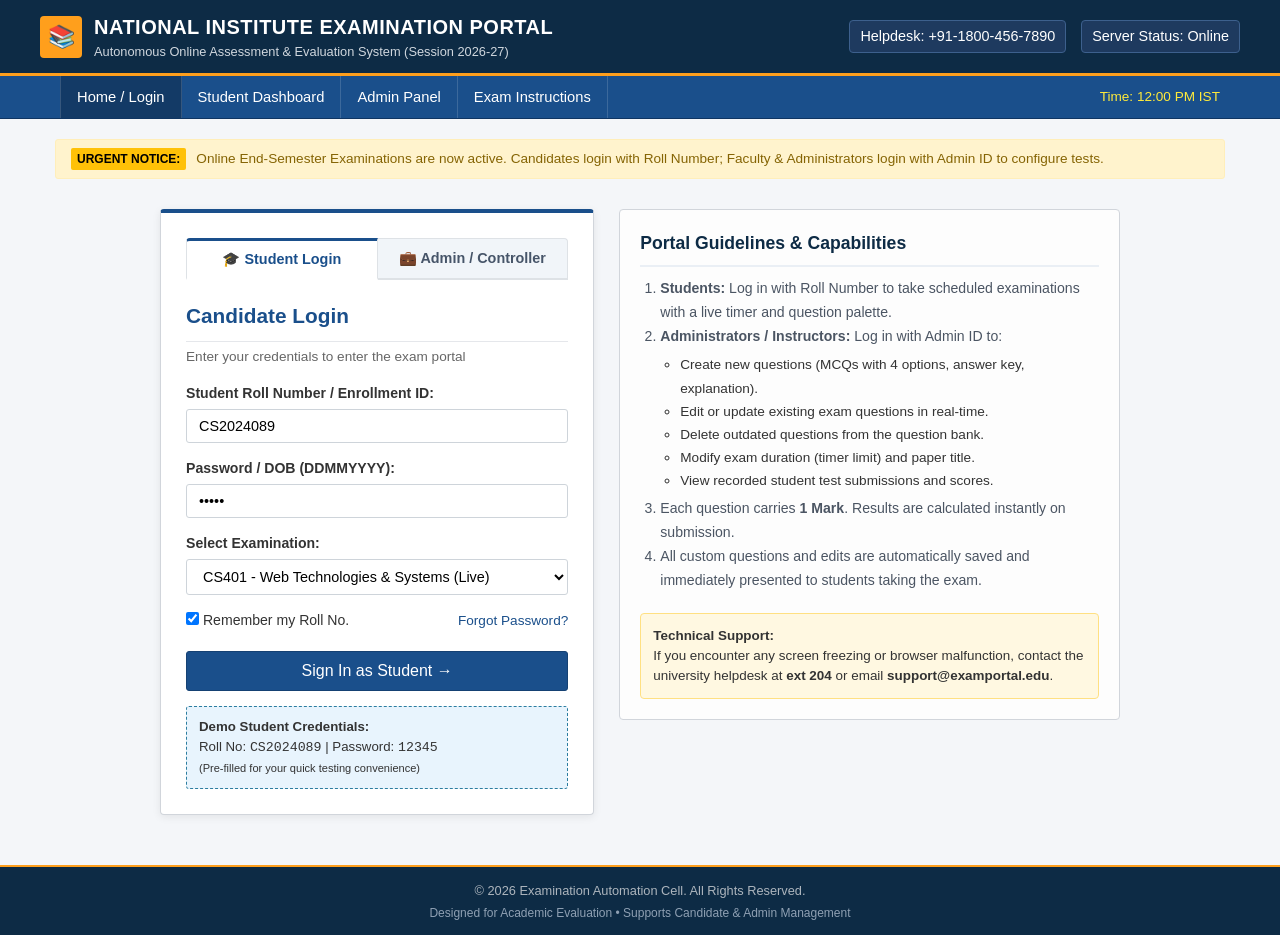
<file: index.html>
<!DOCTYPE html>
<html lang="en">
<head>
  <meta charset="UTF-8">
  <meta name="viewport" content="width=device-width, initial-scale=1.0">
  <title>Online Examination Portal - Candidate & Admin Login</title>
  <link rel="stylesheet" href="css/style.css">
</head>
<body>

  <!-- Top Header -->
  <header class="portal-header">
    <div class="header-container">
      <div class="logo-area">
        <div class="logo-icon">&#128218;</div>
        <div class="logo-text">
          <h1>NATIONAL INSTITUTE EXAMINATION PORTAL</h1>
          <p>Autonomous Online Assessment & Evaluation System (Session 2026-27)</p>
        </div>
      </div>
      <div class="user-nav">
        <span class="badge">Helpdesk: +91-1800-456-7890</span>
        <span class="badge">Server Status: Online</span>
      </div>
    </div>
  </header>

  <!-- Navigation Bar -->
  <nav class="portal-navbar">
    <div class="nav-container">
      <ul class="nav-links">
        <li><a href="index.html" class="active">Home / Login</a></li>
        <li><a href="dashboard.html">Student Dashboard</a></li>
        <li><a href="admin.html">Admin Panel</a></li>
        <li><a href="#instructions">Exam Instructions</a></li>
      </ul>
      <span style="font-size: 0.85rem; color: #ffeb3b; padding: 10px 0;">Time: 12:00 PM IST</span>
    </div>
  </nav>

  <!-- Main Container -->
  <main class="main-wrapper">
    <!-- Notice Bar -->
    <div class="notice-bar">
      <strong>URGENT NOTICE:</strong>
      <span>Online End-Semester Examinations are now active. Candidates login with Roll Number; Faculty & Administrators login with Admin ID to configure tests.</span>
    </div>

    <!-- Login Area & Instructions -->
    <div class="login-container">
      
      <!-- Left: Login Box with Tabs -->
      <section class="login-box">
        
        <!-- Role Selection Tabs -->
        <div class="login-role-tabs">
          <button type="button" class="login-role-tab active" id="tabStudent" onclick="switchLoginRole('student')">
            &#127891; Student Login
          </button>
          <button type="button" class="login-role-tab" id="tabAdmin" onclick="switchLoginRole('admin')">
            &#128188; Admin / Controller
          </button>
        </div>

        <div id="loginError" style="display:none; color: #dc3545; background: #f8d7da; border: 1px solid #f5c6cb; padding: 8px 10px; font-size: 0.85rem; border-radius: 3px; margin-bottom: 12px;"></div>

        <!-- 1. Student Login Form -->
        <div id="studentLoginForm">
          <h2>Candidate Login</h2>
          <p style="font-size: 0.85rem; color: #666; margin-bottom: 15px;">Enter your credentials to enter the exam portal</p>

          <form onsubmit="return handleLogin(event);">
            <div class="form-group">
              <label for="studentId">Student Roll Number / Enrollment ID:</label>
              <input type="text" id="studentId" class="form-control" placeholder="e.g. CS2024089" value="CS2024089" required>
            </div>

            <div class="form-group">
              <label for="password">Password / DOB (DDMMYYYY):</label>
              <input type="password" id="password" class="form-control" placeholder="Enter your password" value="12345" required>
            </div>

            <div class="form-group">
              <label for="examBatch">Select Examination:</label>
              <select id="examBatch" class="form-control">
                <option value="CS401">CS401 - Web Technologies & Systems (Live)</option>
                <option value="CS302">CS302 - Database Management Systems (Upcoming)</option>
                <option value="CS201">CS201 - Data Structures & Algorithms (Upcoming)</option>
              </select>
            </div>

            <div class="form-group" style="display: flex; justify-content: space-between; align-items: center; font-size: 0.85rem;">
              <label style="font-weight: normal; margin-bottom: 0;">
                <input type="checkbox" checked> Remember my Roll No.
              </label>
              <a href="#" onclick="alert('Please contact examination controller at exam-cell@univ.edu.in to reset your password.'); return false;" style="color: #1a4f8b; text-decoration: none;">Forgot Password?</a>
            </div>

            <button type="submit" class="btn btn-primary" style="width: 100%; padding: 10px; font-size: 1rem; margin-top: 5px;">
              Sign In as Student &rarr;
            </button>
          </form>

          <div class="demo-credentials">
            <strong>Demo Student Credentials:</strong><br>
            Roll No: <code>CS2024089</code> | Password: <code>12345</code><br>
            <small>(Pre-filled for your quick testing convenience)</small>
          </div>
        </div>

        <!-- 2. Admin / Examiner Login Form (Hidden by default) -->
        <div id="adminLoginForm" style="display: none;">
          <h2 style="color: #991b1b;">Examination Controller Login</h2>
          <p style="font-size: 0.85rem; color: #666; margin-bottom: 15px;">Admin access to create, edit, delete questions & manage exams</p>

          <form onsubmit="return handleAdminLogin(event);">
            <div class="form-group">
              <label for="adminId">Administrator ID / Username:</label>
              <input type="text" id="adminId" class="form-control" placeholder="e.g. admin" value="admin" required>
            </div>

            <div class="form-group">
              <label for="adminPassword">Admin Security Password:</label>
              <input type="password" id="adminPassword" class="form-control" placeholder="Enter admin password" value="admin123" required>
            </div>

            <div class="form-group">
              <label for="adminRoleSelect">Administrative Role:</label>
              <select id="adminRoleSelect" class="form-control">
                <option value="controller">Chief Examination Controller</option>
                <option value="faculty">Course Instructor / Question Setter</option>
                <option value="evaluator">Chief Academic Evaluator</option>
              </select>
            </div>

            <div class="form-group" style="display: flex; justify-content: space-between; align-items: center; font-size: 0.85rem;">
              <label style="font-weight: normal; margin-bottom: 0;">
                <input type="checkbox" checked> Keep Admin Session Active
              </label>
              <span style="color: #666; font-size: 0.8rem;">Authorized Access Only</span>
            </div>

            <button type="submit" class="btn btn-danger" style="width: 100%; padding: 10px; font-size: 1rem; margin-top: 5px; background-color: #991b1b; border-color: #7f1d1d;">
              Sign In to Admin Panel &rarr;
            </button>
          </form>

          <div class="demo-credentials" style="background-color: #fef2f2; border-color: #f87171;">
            <strong>Demo Admin Credentials:</strong><br>
            Username: <code>admin</code> | Password: <code>admin123</code><br>
            <small>(Click the button above to manage exam questions & settings)</small>
          </div>
        </div>

      </section>

      <!-- Right: Instructions Box -->
      <section class="instructions-box" id="instructions">
        <h3>Portal Guidelines & Capabilities</h3>
        <ol class="instructions-list">
          <li><strong>Students:</strong> Log in with Roll Number to take scheduled examinations with a live timer and question palette.</li>
          <li><strong>Administrators / Instructors:</strong> Log in with Admin ID to:
            <ul style="margin: 5px 0 5px 20px; font-size: 0.85rem; color: #333;">
              <li>Create new questions (MCQs with 4 options, answer key, explanation).</li>
              <li>Edit or update existing exam questions in real-time.</li>
              <li>Delete outdated questions from the question bank.</li>
              <li>Modify exam duration (timer limit) and paper title.</li>
              <li>View recorded student test submissions and scores.</li>
            </ul>
          </li>
          <li>Each question carries <strong>1 Mark</strong>. Results are calculated instantly on submission.</li>
          <li>All custom questions and edits are automatically saved and immediately presented to students taking the exam.</li>
        </ol>

        <div style="margin-top: 20px; padding: 12px; background: #fff8e1; border: 1px solid #ffe082; border-radius: 4px; font-size: 0.84rem;">
          <strong>Technical Support:</strong><br>
          If you encounter any screen freezing or browser malfunction, contact the university helpdesk at <strong>ext 204</strong> or email <strong>support@examportal.edu</strong>.
        </div>
      </section>

    </div>
  </main>

  <!-- Footer -->
  <footer class="portal-footer" id="contact">
    <p>&copy; 2026 Examination Automation Cell. All Rights Reserved.</p>
    <p style="font-size: 0.75rem; margin-top: 4px; color: #8fa0b3;">Designed for Academic Evaluation &bull; Supports Candidate & Admin Management</p>
  </footer>

  <script src="js/auth.js"></script>
</body>
</html>
</file>
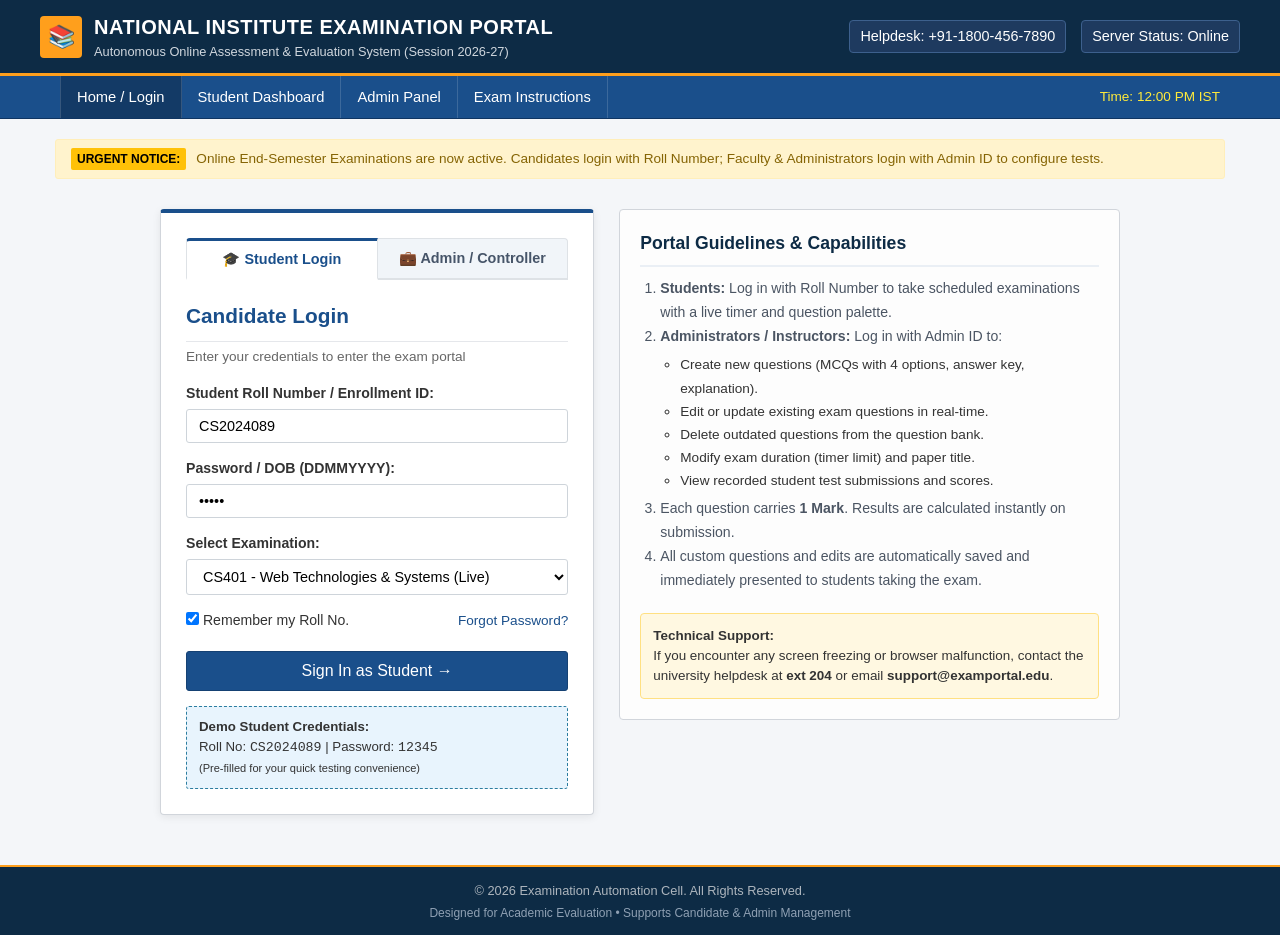
<file: admin.html>
<!DOCTYPE html>
<html lang="en">
<head>
  <meta charset="UTF-8">
  <meta name="viewport" content="width=device-width, initial-scale=1.0">
  <title>Admin Examination Controller & Question Setter</title>
  <link rel="stylesheet" href="css/style.css">
</head>
<body>

  <!-- Top Header -->
  <header class="portal-header" style="border-bottom-color: #ef4444;">
    <div class="header-container">
      <div class="logo-area">
        <div class="logo-icon" style="background-color: #ef4444; color: #fff;">&#9881;</div>
        <div class="logo-text">
          <h1>NATIONAL INSTITUTE EXAMINATION PORTAL</h1>
          <p>Administrator &amp; Question Setter Control Panel &bull; Academic Session 2026</p>
        </div>
      </div>
      <div class="user-nav">
        <span class="badge" style="background: #3b1818; border-color: #7f1d1d;">
          Admin: <strong class="display-admin-name">Dr. S. K. Verma</strong>
        </span>
        <span class="badge" style="background: #3b1818; border-color: #7f1d1d;">
          Role: <strong class="display-admin-role">Examination Controller</strong>
        </span>
        <button onclick="handleAdminLogout()" class="btn btn-danger btn-sm">Logout</button>
      </div>
    </div>
  </header>

  <!-- Navigation Bar -->
  <nav class="portal-navbar" style="background-color: #7f1d1d;">
    <div class="nav-container">
      <ul class="nav-links">
        <li><a href="admin.html" class="active">Question Bank</a></li>
        <li><a href="#questionEditorCard">Add / Edit Question</a></li>
        <li><a href="#examConfigSection">Exam Timing &amp; Config</a></li>
        <li><a href="#submissionsSection">Student Submissions</a></li>
        <li><a href="dashboard.html">Switch to Student View</a></li>
      </ul>
      <a href="exam.html" class="btn btn-warning btn-sm" style="margin: 6px 0;" target="_blank">
        &#9654; Test Live Exam &rarr;
      </a>
    </div>
  </nav>

  <!-- Main Container -->
  <main class="main-wrapper">

    <!-- Alert Notification Box -->
    <div id="adminAlertBox" style="display: none;" class="notice-bar"></div>

    <!-- Admin Welcome Banner -->
    <section class="admin-banner">
      <div>
        <h2 style="font-size: 1.25rem;">Examination Management &amp; Question Setter Portal</h2>
        <p style="font-size: 0.88rem; color: #fecaca;">
          Set new multiple-choice questions, edit existing questions, configure time limits, and review student score logs.
        </p>
      </div>
      <div>
        <button type="button" onclick="resetToDefaultQuestions()" class="btn btn-warning btn-sm" style="font-weight: 600;">
          &#8635; Reset to Default Questions
        </button>
      </div>
    </section>

    <!-- Metrics Cards -->
    <div class="score-summary-grid">
      <div class="score-stat-card">
        <div style="font-size: 0.85rem; color: #666;">Total Questions in Exam</div>
        <div class="stat-number" id="adminQuestionCount" style="color: #991b1b;">10</div>
      </div>
      <div class="score-stat-card">
        <div style="font-size: 0.85rem; color: #666;">Marks Per Question</div>
        <div class="stat-number" style="color: #1a4f8b;">1.0</div>
      </div>
      <div class="score-stat-card">
        <div style="font-size: 0.85rem; color: #666;">Negative Marking</div>
        <div class="stat-number" style="color: #28a745;">None (0.0)</div>
      </div>
      <div class="score-stat-card">
        <div style="font-size: 0.85rem; color: #666;">Student Submissions Recorded</div>
        <div class="stat-number" id="adminSubmissionsCount" style="color: #475569;">0</div>
      </div>
    </div>

    <!-- Section 1: Add or Edit Question Form -->
    <section class="portal-card" id="questionEditorCard" style="border-top: 3px solid #991b1b;">
      <div class="portal-card-header">
        <span id="formCardHeader">Add New Question to Exam</span>
        <span style="font-size: 0.8rem; color: #666;">Changes update live exam for all students immediately</span>
      </div>
      <div class="portal-card-body">
        <form id="questionForm" onsubmit="return handleSaveQuestion(event);">

          <div class="form-group">
            <label for="qInputText">Question Text / Problem Statement:</label>
            <textarea id="qInputText" class="form-control" rows="2" placeholder="e.g. Which HTML tag is used to create an internal stylesheet?" required></textarea>
          </div>

          <div class="admin-form-grid">
            <div class="form-group">
              <label for="qInputOptA">Option A:</label>
              <input type="text" id="qInputOptA" class="form-control" placeholder="e.g. <script>" required>
            </div>
            <div class="form-group">
              <label for="qInputOptB">Option B:</label>
              <input type="text" id="qInputOptB" class="form-control" placeholder="e.g. <style>" required>
            </div>
            <div class="form-group">
              <label for="qInputOptC">Option C:</label>
              <input type="text" id="qInputOptC" class="form-control" placeholder="e.g. <css>" required>
            </div>
            <div class="form-group">
              <label for="qInputOptD">Option D:</label>
              <input type="text" id="qInputOptD" class="form-control" placeholder="e.g. <link>" required>
            </div>
          </div>

          <div class="admin-form-grid">
            <div class="form-group">
              <label for="qInputCorrect">Correct Answer Key:</label>
              <select id="qInputCorrect" class="form-control">
                <option value="0">Option A is Correct</option>
                <option value="1">Option B is Correct</option>
                <option value="2">Option C is Correct</option>
                <option value="3">Option D is Correct</option>
              </select>
            </div>

            <div class="form-group">
              <label for="qInputExplanation">Solution / Explanation (Visible to student on scorecard):</label>
              <input type="text" id="qInputExplanation" class="form-control" placeholder="e.g. The <style> tag defines style info for a document.">
            </div>
          </div>

          <div style="display: flex; gap: 10px; margin-top: 10px;">
            <button type="submit" id="formSubmitBtn" class="btn btn-primary">
              + Add Question to Exam
            </button>
            <button type="button" id="formCancelBtn" class="btn btn-secondary" onclick="cancelEditQuestion()" style="display: none;">
              Cancel Editing
            </button>
          </div>

        </form>
      </div>
    </section>

    <!-- Section 2: Active Question Bank List -->
    <section class="portal-card">
      <div class="portal-card-header">
        <span>Active Question Bank (Live in Examination)</span>
        <button type="button" onclick="loadQuestionBankUI()" class="btn btn-secondary btn-sm">&#8635; Refresh List</button>
      </div>
      <div class="portal-card-body">
        <div id="adminQuestionsContainer">
          <!-- Dynamically populated question cards -->
        </div>
      </div>
    </section>

    <!-- Section 3: Exam Configuration & Time Limit -->
    <section class="portal-card" id="examConfigSection">
      <div class="portal-card-header">
        <span>Exam Timing &amp; Configuration Settings</span>
      </div>
      <div class="portal-card-body">
        <form onsubmit="return handleSaveSettings(event);">
          <div class="admin-form-grid">
            <div class="form-group">
              <label for="settingExamTitle">Examination Paper Title &amp; Code:</label>
              <input type="text" id="settingExamTitle" class="form-control" value="CS401: Web Technologies & Systems" required>
            </div>
            <div class="form-group">
              <label for="settingExamDuration">Exam Time Limit (Minutes):</label>
              <input type="number" id="settingExamDuration" class="form-control" min="1" max="180" value="15" required>
            </div>
          </div>
          <button type="submit" class="btn btn-success btn-sm">Save Exam Settings</button>
        </form>
      </div>
    </section>

    <!-- Section 4: Student Exam Submissions Log -->
    <section class="portal-card" id="submissionsSection">
      <div class="portal-card-header">
        <span>Student Submissions &amp; Evaluation Log</span>
        <button type="button" class="btn btn-danger btn-sm" onclick="clearSubmissionsLog()">Clear History</button>
      </div>
      <div class="portal-card-body">
        <div style="overflow-x: auto;">
          <table class="table-custom">
            <thead>
              <tr>
                <th style="width: 50px;">#</th>
                <th>Candidate Name</th>
                <th>Roll Number</th>
                <th>Score (Marks / %)</th>
                <th>Result Status</th>
                <th>Submission Time</th>
              </tr>
            </thead>
            <tbody id="submissionsTableBody">
              <!-- Dynamically rendered -->
            </tbody>
          </table>
        </div>
      </div>
    </section>

  </main>

  <!-- Footer -->
  <footer class="portal-footer">
    <p>&copy; 2026 Examination Automation Cell. Administrator Control Panel.</p>
    <p style="font-size: 0.75rem; margin-top: 4px; color: #8fa0b3;">Authorized Academic Administration Only &bull; Changes apply immediately to client sessions</p>
  </footer>

  <script src="js/auth.js"></script>
  <script src="js/admin.js"></script>
</body>
</html>
</file>
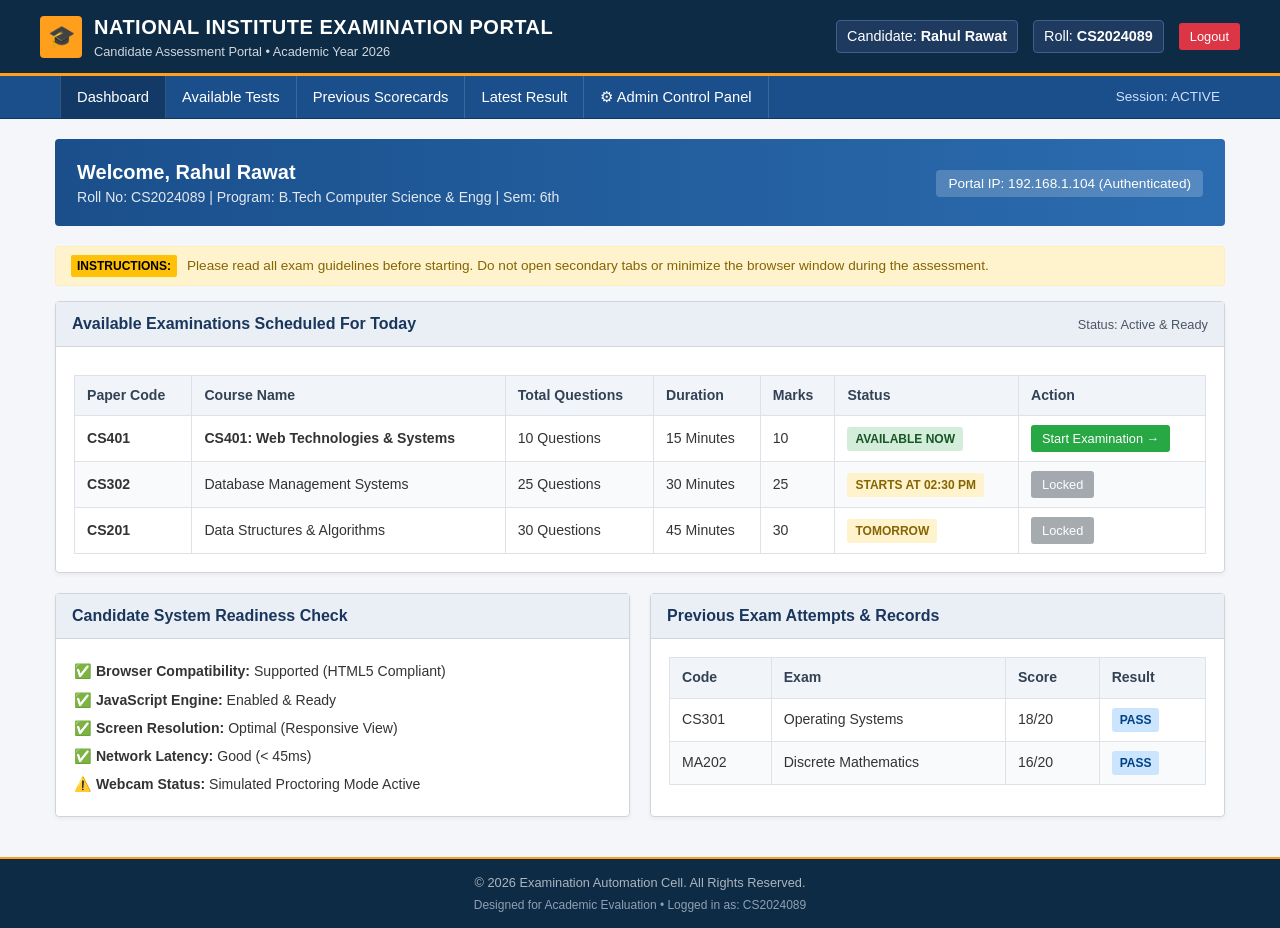
<file: dashboard.html>
<!DOCTYPE html>
<html lang="en">
<head>
  <meta charset="UTF-8">
  <meta name="viewport" content="width=device-width, initial-scale=1.0">
  <title>Student Examination Dashboard</title>
  <link rel="stylesheet" href="css/style.css">
</head>
<body>

  <!-- Top Header -->
  <header class="portal-header">
    <div class="header-container">
      <div class="logo-area">
        <div class="logo-icon">&#127891;</div>
        <div class="logo-text">
          <h1>NATIONAL INSTITUTE EXAMINATION PORTAL</h1>
          <p>Candidate Assessment Portal &bull; Academic Year 2026</p>
        </div>
      </div>
      <div class="user-nav">
        <span class="badge">Candidate: <strong class="display-student-name">Rahul Rawat</strong></span>
        <span class="badge">Roll: <strong class="display-student-roll">CS2024089</strong></span>
        <button onclick="handleLogout()" class="btn btn-danger btn-sm">Logout</button>
      </div>
    </div>
  </header>

  <!-- Navigation Bar -->
  <nav class="portal-navbar">
    <div class="nav-container">
      <ul class="nav-links">
        <li><a href="dashboard.html" class="active">Dashboard</a></li>
        <li><a href="#activeExams">Available Tests</a></li>
        <li><a href="#history">Previous Scorecards</a></li>
        <li><a href="results.html">Latest Result</a></li>
        <li><a href="admin.html">&#9881; Admin Control Panel</a></li>
      </ul>
      <span style="font-size: 0.85rem; color: #d0e1fd; padding: 10px 0;">Session: ACTIVE</span>
    </div>
  </nav>

  <!-- Main Content -->
  <main class="main-wrapper">

    <!-- Optional Admin Shortcut Banner if Admin role detected -->
    <div id="adminNoticeBar" style="display: none; background: #fee2e2; border: 1px solid #fca5a5; color: #991b1b; padding: 10px 15px; border-radius: 4px; margin-bottom: 15px; font-size: 0.88rem; justify-content: space-between; align-items: center;">
      <span><strong>ADMIN SESSION DETECTED:</strong> You have admin privileges to add, edit or delete exam questions.</span>
      <a href="admin.html" class="btn btn-danger btn-sm" style="margin-left: 10px;">Open Admin Panel &rarr;</a>
    </div>

    <!-- Welcome & Candidate Info Banner -->
    <section class="student-banner">
      <div class="student-meta">
        <h2>Welcome, <span class="display-student-name">Rahul Rawat</span></h2>
        <p>Roll No: <span class="display-student-roll">CS2024089</span> | Program: <span class="display-student-course">B.Tech Computer Science & Engg</span> | Sem: 6th</p>
      </div>
      <div>
        <span style="background: rgba(255,255,255,0.2); padding: 6px 12px; border-radius: 4px; font-size: 0.85rem;">
          Portal IP: 192.168.1.104 (Authenticated)
        </span>
      </div>
    </section>

    <!-- Notice Ticker -->
    <div class="notice-bar">
      <strong>INSTRUCTIONS:</strong>
      <span>Please read all exam guidelines before starting. Do not open secondary tabs or minimize the browser window during the assessment.</span>
    </div>

    <!-- Active Examinations Card -->
    <section class="portal-card" id="activeExams">
      <div class="portal-card-header">
        <span>Available Examinations Scheduled For Today</span>
        <span style="font-size: 0.8rem; font-weight: normal; color: #4b5563;">Status: Active &amp; Ready</span>
      </div>
      <div class="portal-card-body">
        <div style="overflow-x: auto;">
          <table class="table-custom">
            <thead>
              <tr>
                <th>Paper Code</th>
                <th>Course Name</th>
                <th>Total Questions</th>
                <th>Duration</th>
                <th>Marks</th>
                <th>Status</th>
                <th>Action</th>
              </tr>
            </thead>
            <tbody>
              <tr>
                <td><strong>CS401</strong></td>
                <td><strong id="liveExamName">Web Technologies &amp; Systems</strong></td>
                <td><span id="liveExamQCount">10</span> Questions</td>
                <td><span id="liveExamDuration">15</span> Minutes</td>
                <td><span id="liveExamMarks">10</span></td>
                <td><span class="status-badge badge-active">AVAILABLE NOW</span></td>
                <td>
                  <button id="btnStartExamTrigger" onclick="launchExamModal()" class="btn btn-success btn-sm">
                    Start Examination &rarr;
                  </button>
                </td>
              </tr>
              <tr>
                <td><strong>CS302</strong></td>
                <td>Database Management Systems</td>
                <td>25 Questions</td>
                <td>30 Minutes</td>
                <td>25</td>
                <td><span class="status-badge badge-scheduled">STARTS AT 02:30 PM</span></td>
                <td>
                  <button class="btn btn-secondary btn-sm" disabled style="opacity: 0.6; cursor: not-allowed;">
                    Locked
                  </button>
                </td>
              </tr>
              <tr>
                <td><strong>CS201</strong></td>
                <td>Data Structures & Algorithms</td>
                <td>30 Questions</td>
                <td>45 Minutes</td>
                <td>30</td>
                <td><span class="status-badge badge-scheduled">TOMORROW</span></td>
                <td>
                  <button class="btn btn-secondary btn-sm" disabled style="opacity: 0.6; cursor: not-allowed;">
                    Locked
                  </button>
                </td>
              </tr>
            </tbody>
          </table>
        </div>
      </div>
    </section>

    <!-- System Readiness Check & Past Records Grid -->
    <div style="display: grid; grid-template-columns: repeat(auto-fit, minmax(320px, 1fr)); gap: 20px;">
      
      <!-- System Compatibility Card -->
      <section class="portal-card">
        <div class="portal-card-header">
          <span>Candidate System Readiness Check</span>
        </div>
        <div class="portal-card-body" style="font-size: 0.88rem;">
          <ul style="list-style: none; line-height: 2;">
            <li>&#9989; <strong>Browser Compatibility:</strong> Supported (HTML5 Compliant)</li>
            <li>&#9989; <strong>JavaScript Engine:</strong> Enabled & Ready</li>
            <li>&#9989; <strong>Screen Resolution:</strong> Optimal (Responsive View)</li>
            <li>&#9989; <strong>Network Latency:</strong> Good (&lt; 45ms)</li>
            <li>&#9888;&#65039; <strong>Webcam Status:</strong> Simulated Proctoring Mode Active</li>
          </ul>
        </div>
      </section>

      <!-- Past Exam History Card -->
      <section class="portal-card" id="history">
        <div class="portal-card-header">
          <span>Previous Exam Attempts & Records</span>
        </div>
        <div class="portal-card-body">
          <table class="table-custom" style="margin-top: 0;">
            <thead>
              <tr>
                <th>Code</th>
                <th>Exam</th>
                <th>Score</th>
                <th>Result</th>
              </tr>
            </thead>
            <tbody>
              <tr>
                <td>CS301</td>
                <td>Operating Systems</td>
                <td>18/20</td>
                <td><span class="status-badge badge-passed">PASS</span></td>
              </tr>
              <tr>
                <td>MA202</td>
                <td>Discrete Mathematics</td>
                <td>16/20</td>
                <td><span class="status-badge badge-passed">PASS</span></td>
              </tr>
            </tbody>
          </table>
        </div>
      </section>

    </div>

  </main>

  <!-- Start Exam Confirmation Modal -->
  <div class="modal-overlay" id="startExamModal">
    <div class="modal-dialog">
      <h3>Ready to Begin Examination?</h3>
      <div id="modalExamDetails" style="font-size: 0.9rem; margin-top: 10px; line-height: 1.6; color: #333;">
        <!-- Details injected dynamically -->
      </div>
      <div style="margin-top: 15px; background: #fff3cd; border: 1px solid #ffeeba; padding: 10px; font-size: 0.83rem; color: #856404; border-radius: 3px;">
        <strong>Notice:</strong> Once you click 'Proceed to Test', the countdown starts immediately. Make sure you are seated in a quiet room.
      </div>
      <div class="modal-actions">
        <button type="button" class="btn btn-secondary" onclick="closeStartModal()">Cancel</button>
        <button type="button" class="btn btn-primary" onclick="proceedToExam()">Proceed to Test &rarr;</button>
      </div>
    </div>
  </div>

  <!-- Footer -->
  <footer class="portal-footer">
    <p>&copy; 2026 Examination Automation Cell. All Rights Reserved.</p>
    <p style="font-size: 0.75rem; margin-top: 4px; color: #8fa0b3;">Designed for Academic Evaluation &bull; Logged in as: CS2024089</p>
  </footer>

  <script src="js/auth.js"></script>
  <script>
    document.addEventListener("DOMContentLoaded", () => {
      // Check if admin is currently active
      const role = sessionStorage.getItem("exam_current_role");
      if (role === "admin") {
        const bar = document.getElementById("adminNoticeBar");
        if (bar) bar.style.display = "flex";
      }

      // Synchronize live paper details configured by admin
      const title = localStorage.getItem("exam_settings_title") || "CS401: Web Technologies & Systems";
      const duration = localStorage.getItem("exam_settings_duration") || "15";

      let qCount = 10;
      const storedQuestions = localStorage.getItem("exam_question_bank");
      if (storedQuestions) {
        try {
          const parsed = JSON.parse(storedQuestions);
          if (Array.isArray(parsed)) qCount = parsed.length;
        } catch(e) {}
      }

      document.getElementById("liveExamName").textContent = title;
      document.getElementById("liveExamQCount").textContent = qCount;
      document.getElementById("liveExamDuration").textContent = duration;
      document.getElementById("liveExamMarks").textContent = qCount;
    });

    function launchExamModal() {
      const title = localStorage.getItem("exam_settings_title") || "CS401: Web Technologies & Systems";
      const duration = localStorage.getItem("exam_settings_duration") || "15";
      
      let qCount = 10;
      const storedQuestions = localStorage.getItem("exam_question_bank");
      if (storedQuestions) {
        try {
          const parsed = JSON.parse(storedQuestions);
          if (Array.isArray(parsed)) qCount = parsed.length;
        } catch(e) {}
      }

      const modal = document.getElementById("startExamModal");
      const details = document.getElementById("modalExamDetails");
      details.innerHTML = `
        <p><strong>Paper:</strong> ${title}</p>
        <p><strong>Total Questions:</strong> ${qCount} Questions (Configured by Faculty/Admin)</p>
        <p><strong>Duration:</strong> ${duration} Minutes</p>
        <p><strong>Marking:</strong> +1 for correct, 0 for wrong (No negative marking)</p>
      `;
      modal.classList.add("active");
    }

    function closeStartModal() {
      document.getElementById("startExamModal").classList.remove("active");
    }

    function proceedToExam() {
      window.location.href = "exam.html";
    }
  </script>
</body>
</html>
</file>
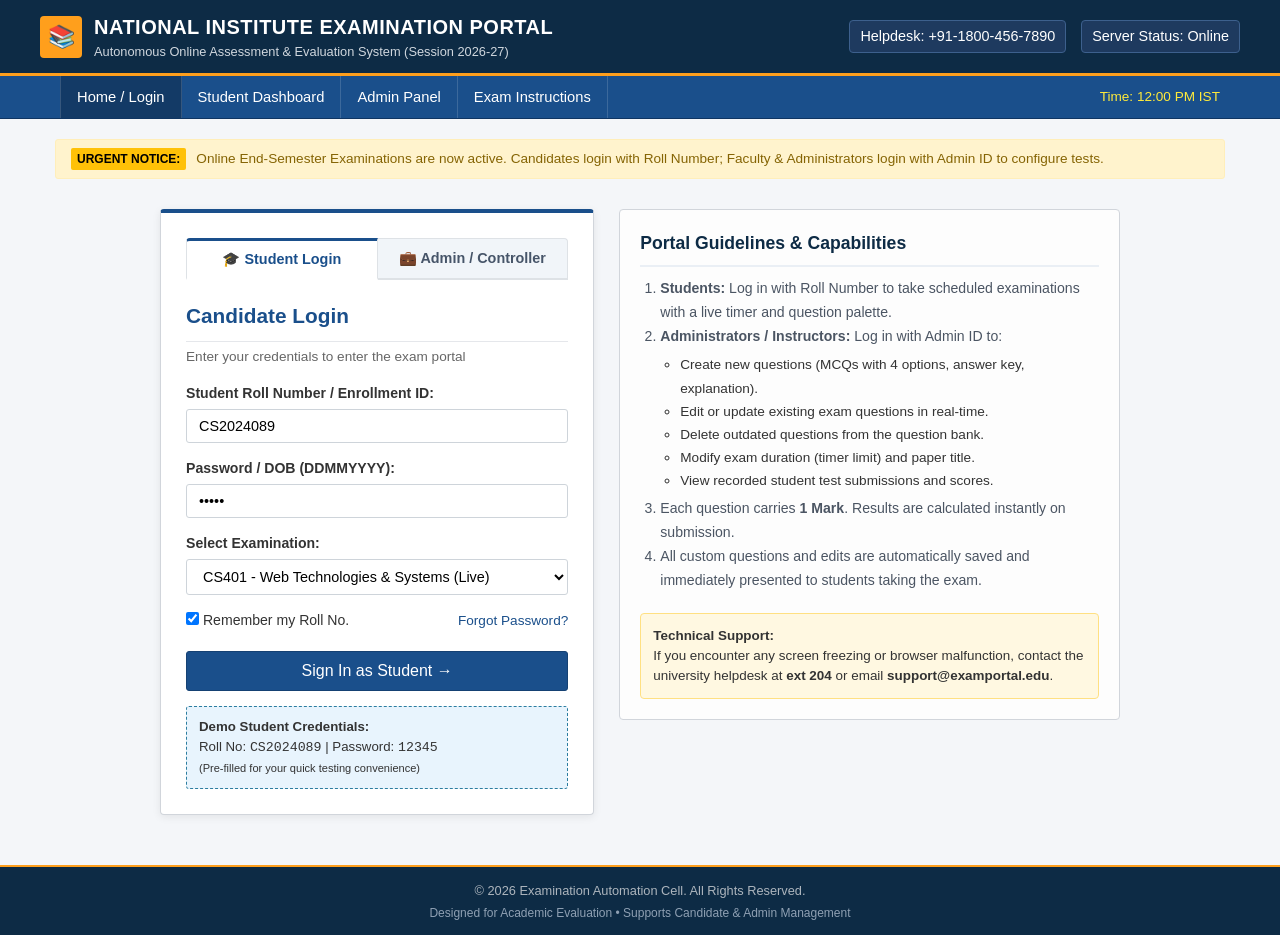
<file: exam.html>
<!DOCTYPE html>
<html lang="en">
<head>
  <meta charset="UTF-8">
  <meta name="viewport" content="width=device-width, initial-scale=1.0">
  <title>Online Assessment in Progress - Web Technologies & Systems</title>
  <link rel="stylesheet" href="css/style.css">
</head>
<body style="background-color: #eef2f6;">

  <!-- Exam Live Header -->
  <header class="exam-header-bar">
    <div style="display: flex; align-items: center; gap: 15px;">
      <div style="background: #ff9f1c; color:#000; font-weight: bold; padding: 4px 10px; border-radius: 3px; font-size: 0.85rem;">
        LIVE TEST
      </div>
      <div>
        <h2 id="examPaperTitle" style="font-size: 1.15rem; margin: 0;">CS401: Web Technologies & Systems</h2>
        <span style="font-size: 0.8rem; color: #d0e1fd;">Candidate: <strong class="display-student-name">Rahul Sharma</strong> (Roll: <strong class="display-student-roll">CS2024089</strong>)</span>
      </div>
    </div>

    <!-- Live Timer -->
    <div class="timer-box" id="timerBox">
      <span>&#9201; Time Left:</span>
      <span id="timerDisplay">15:00</span>
    </div>
  </header>

  <!-- Main Exam Content -->
  <main class="main-wrapper" style="margin-top: 15px;">
    
    <div class="exam-grid-layout">

      <!-- Left Column: Active Question Area -->
      <section class="question-area">
        
        <div class="question-header">
          <div>
            <span id="currentQuestionNum" style="font-weight: bold; color: #1a4f8b; font-size: 1.1rem;">Question 1 of 10</span>
          </div>
          <div style="font-size: 0.85rem; color: #555;">
            <span>Marks: <strong>+1.0</strong></span> | <span>Negative: <strong>0.0</strong></span>
          </div>
        </div>

        <!-- Question Text -->
        <div class="question-text" id="questionText">
          Loading question text...
        </div>

        <!-- Options Container -->
        <ul class="options-list" id="optionsList">
          <!-- Dynamically populated options -->
        </ul>

        <!-- Bottom Action Buttons -->
        <div class="question-actions">
          <div style="display: flex; gap: 8px; flex-wrap: wrap;">
            <button type="button" class="btn btn-secondary btn-sm" id="btnPrev" onclick="prevQuestion()">&larr; Previous</button>
            <button type="button" class="btn btn-secondary btn-sm" id="btnNext" onclick="nextQuestion()">Next &rarr;</button>
            <button type="button" class="btn btn-warning btn-sm" onclick="clearCurrentResponse()">Clear Selection</button>
          </div>

          <div style="display: flex; gap: 8px; flex-wrap: wrap;">
            <button type="button" class="btn btn-warning btn-sm" onclick="markForReview()">&#128278; Mark for Review</button>
            <button type="button" class="btn btn-primary" onclick="saveAndNext()">Save &amp; Next &rarr;</button>
          </div>
        </div>

      </section>

      <!-- Right Column: Question Palette Sidebar -->
      <aside class="palette-sidebar">
        <h4>Question Navigation Palette</h4>

        <!-- Legend -->
        <div class="palette-legend">
          <div class="legend-item">
            <div class="legend-color" style="background-color: var(--status-answered);"></div>
            <span>Answered (<span id="countAnswered">0</span>)</span>
          </div>
          <div class="legend-item">
            <div class="legend-color" style="background-color: var(--status-not-answered);"></div>
            <span>Not Answered (<span id="countNotAnswered">0</span>)</span>
          </div>
          <div class="legend-item">
            <div class="legend-color" style="background-color: var(--status-marked);"></div>
            <span>Marked (<span id="countMarked">0</span>)</span>
          </div>
          <div class="legend-item">
            <div class="legend-color" style="background-color: var(--status-not-visited);"></div>
            <span>Not Visited (<span id="countNotVisited">10</span>)</span>
          </div>
        </div>

        <!-- Numbered Grid Buttons -->
        <div class="btn-palette-grid" id="paletteButtons">
          <!-- Dynamically generated palette buttons 1 to 10 -->
        </div>

        <!-- Submission Trigger -->
        <div style="margin-top: 20px; border-top: 1px solid #e5e7eb; padding-top: 15px; text-align: center;">
          <p style="font-size: 0.8rem; color: #666; margin-bottom: 10px;">Review your answers carefully before submitting.</p>
          <button type="button" class="btn btn-danger" style="width: 100%; font-weight: bold; padding: 10px;" onclick="openSubmitModal()">
            Submit Examination
          </button>
        </div>

      </aside>

    </div>

  </main>

  <!-- Submit Confirmation Modal -->
  <div class="modal-overlay" id="submitModal">
    <div class="modal-dialog">
      <h3 style="border-bottom: 1px solid #dee2e6; padding-bottom: 8px;">Final Exam Submission</h3>
      <p style="font-size: 0.9rem; margin-top: 10px;">
        Are you sure you want to finish and submit your examination? Once submitted, you cannot change your answers.
      </p>

      <div id="modalSummaryText" style="background: #f8fafc; border: 1px solid #cbd5e1; border-radius: 4px; padding: 12px; margin: 15px 0; font-size: 0.88rem; line-height: 1.8;">
        <!-- Injected via JS -->
      </div>

      <div class="modal-actions">
        <button type="button" class="btn btn-secondary" onclick="closeSubmitModal()">Return to Exam</button>
        <button type="button" class="btn btn-success" onclick="finalizeSubmission()">Confirm &amp; Submit</button>
      </div>
    </div>
  </div>

  <script src="js/auth.js"></script>
  <script src="js/exam.js"></script>
</body>
</html>
</file>
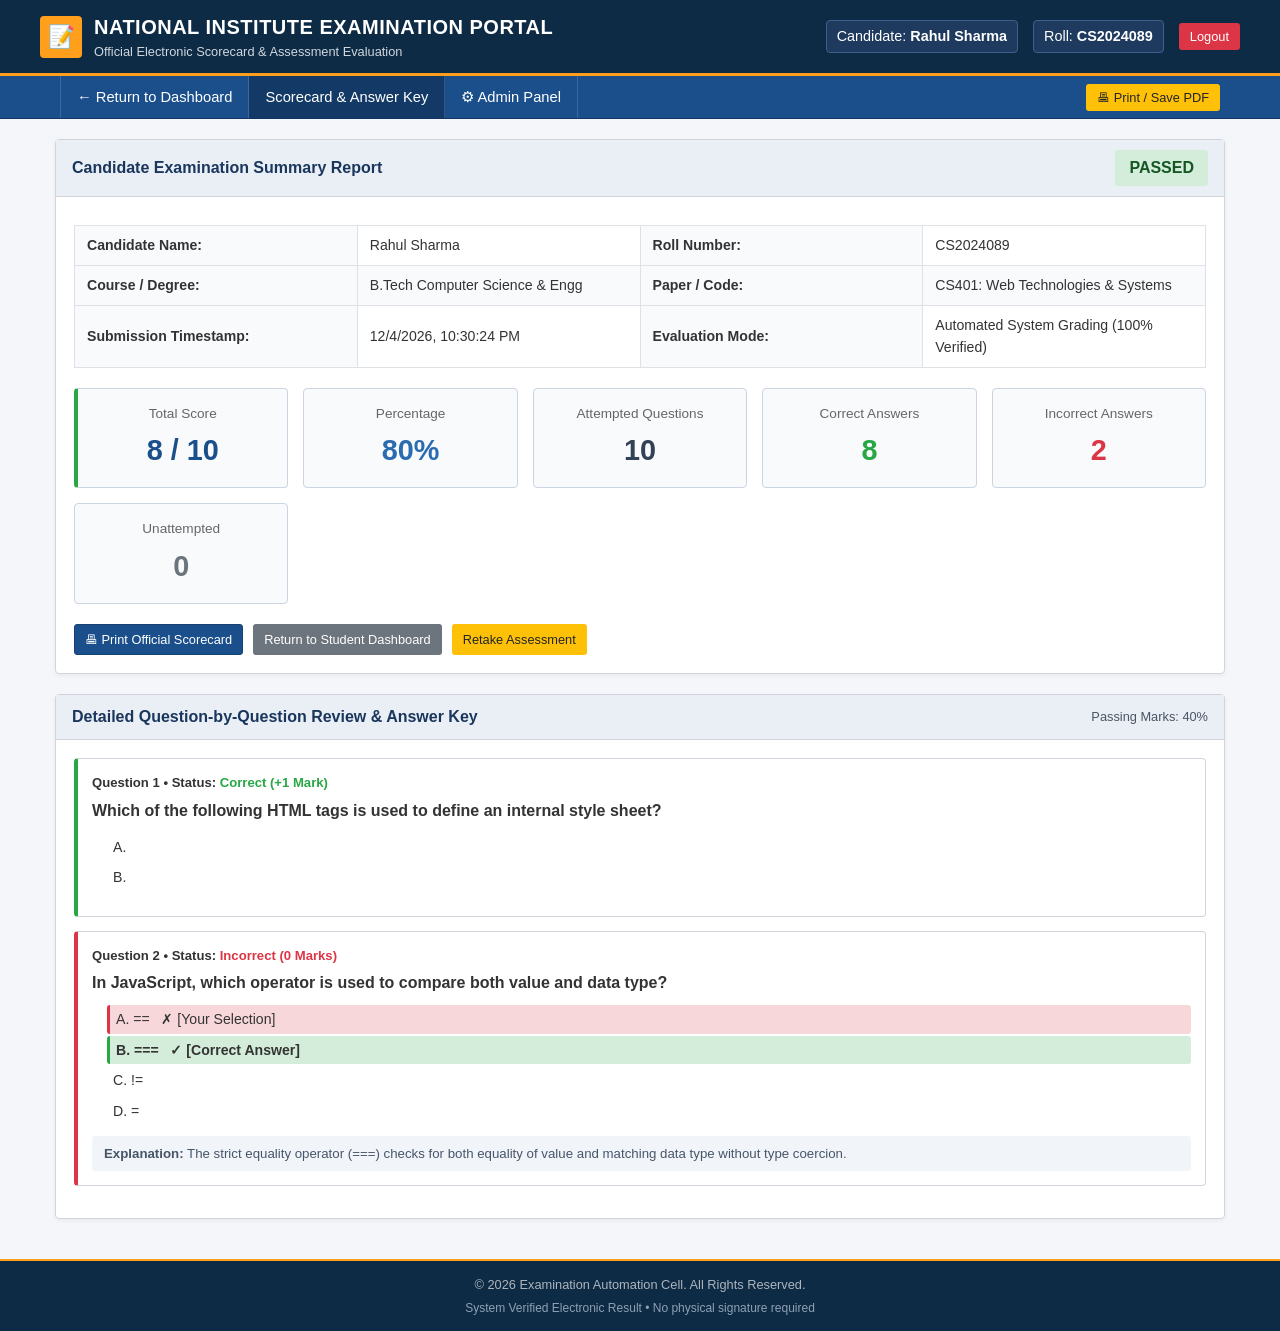
<file: results.html>
<!DOCTYPE html>
<html lang="en">
<head>
  <meta charset="UTF-8">
  <meta name="viewport" content="width=device-width, initial-scale=1.0">
  <title>Examination Result & Performance Analysis</title>
  <link rel="stylesheet" href="css/style.css">
</head>
<body>

  <!-- Top Header -->
  <header class="portal-header">
    <div class="header-container">
      <div class="logo-area">
        <div class="logo-icon">&#128221;</div>
        <div class="logo-text">
          <h1>NATIONAL INSTITUTE EXAMINATION PORTAL</h1>
          <p>Official Electronic Scorecard & Assessment Evaluation</p>
        </div>
      </div>
      <div class="user-nav">
        <span class="badge">Candidate: <strong class="display-student-name" id="resStudentName">Rahul Sharma</strong></span>
        <span class="badge">Roll: <strong class="display-student-roll" id="resRollNo">CS2024089</strong></span>
        <button onclick="handleLogout()" class="btn btn-danger btn-sm">Logout</button>
      </div>
    </div>
  </header>

  <!-- Navigation Bar -->
  <nav class="portal-navbar">
    <div class="nav-container">
      <ul class="nav-links">
        <li><a href="dashboard.html">&larr; Return to Dashboard</a></li>
        <li><a href="results.html" class="active">Scorecard & Answer Key</a></li>
        <li><a href="admin.html">&#9881; Admin Panel</a></li>
      </ul>
      <button onclick="window.print()" class="btn btn-warning btn-sm" style="margin: 6px 0;">&#128438; Print / Save PDF</button>
    </div>
  </nav>

  <!-- Main Content -->
  <main class="main-wrapper">

    <!-- Scorecard Header Card -->
    <section class="portal-card">
      <div class="portal-card-header">
        <span>Candidate Examination Summary Report</span>
        <span id="resStatusBadge" class="status-badge badge-active">EVALUATED</span>
      </div>
      <div class="portal-card-body">
        
        <table class="table-custom" style="margin-bottom: 20px;">
          <tbody>
            <tr>
              <td style="width: 25%; background: #f8fafc;"><strong>Candidate Name:</strong></td>
              <td style="width: 25%;"><span class="display-student-name">Rahul Sharma</span></td>
              <td style="width: 25%; background: #f8fafc;"><strong>Roll Number:</strong></td>
              <td style="width: 25%;"><span class="display-student-roll">CS2024089</span></td>
            </tr>
            <tr>
              <td style="background: #f8fafc;"><strong>Course / Degree:</strong></td>
              <td><span id="resCourse">B.Tech Computer Science & Engg</span></td>
              <td style="background: #f8fafc;"><strong>Paper / Code:</strong></td>
              <td><span id="resExamTitle">CS401: Web Technologies & Systems</span></td>
            </tr>
            <tr>
              <td style="background: #f8fafc;"><strong>Submission Timestamp:</strong></td>
              <td><span id="resDate">--</span></td>
              <td style="background: #f8fafc;"><strong>Evaluation Mode:</strong></td>
              <td>Automated System Grading (100% Verified)</td>
            </tr>
          </tbody>
        </table>

        <!-- Metric Stat Cards -->
        <div class="score-summary-grid">
          
          <div class="score-stat-card passed">
            <div style="font-size: 0.85rem; color: #666;">Total Score</div>
            <div class="stat-number" id="resScore">0 / 10</div>
          </div>

          <div class="score-stat-card">
            <div style="font-size: 0.85rem; color: #666;">Percentage</div>
            <div class="stat-number" id="resPercentage" style="color: #2b6cb0;">0%</div>
          </div>

          <div class="score-stat-card">
            <div style="font-size: 0.85rem; color: #666;">Attempted Questions</div>
            <div class="stat-number" id="resAttempted" style="color: #334155;">0</div>
          </div>

          <div class="score-stat-card">
            <div style="font-size: 0.85rem; color: #666;">Correct Answers</div>
            <div class="stat-number" id="resCorrect" style="color: #28a745;">0</div>
          </div>

          <div class="score-stat-card">
            <div style="font-size: 0.85rem; color: #666;">Incorrect Answers</div>
            <div class="stat-number" id="resWrong" style="color: #dc3545;">0</div>
          </div>

          <div class="score-stat-card">
            <div style="font-size: 0.85rem; color: #666;">Unattempted</div>
            <div class="stat-number" id="resUnattempted" style="color: #6c757d;">0</div>
          </div>

        </div>

        <div style="display: flex; gap: 10px; margin-top: 15px; flex-wrap: wrap;">
          <button onclick="window.print()" class="btn btn-primary btn-sm">&#128438; Print Official Scorecard</button>
          <a href="dashboard.html" class="btn btn-secondary btn-sm">Return to Student Dashboard</a>
          <a href="exam.html" class="btn btn-warning btn-sm" onclick="return confirm('Do you want to re-take this exam? Existing answers will be reset.');">Retake Assessment</a>
        </div>

      </div>
    </section>

    <!-- Detailed Question Breakdown & Answer Key -->
    <section class="portal-card">
      <div class="portal-card-header">
        <span>Detailed Question-by-Question Review & Answer Key</span>
        <span style="font-size: 0.8rem; font-weight: normal; color: #4b5563;">Passing Marks: 40%</span>
      </div>
      <div class="portal-card-body" id="detailedReviewContainer">
        <!-- Rendered dynamically by results.js -->
        <p style="text-align: center; color: #666;">Loading questions and responses...</p>
      </div>
    </section>

  </main>

  <!-- Footer -->
  <footer class="portal-footer">
    <p>&copy; 2026 Examination Automation Cell. All Rights Reserved.</p>
    <p style="font-size: 0.75rem; margin-top: 4px; color: #8fa0b3;">System Verified Electronic Result &bull; No physical signature required</p>
  </footer>

  <script src="js/auth.js"></script>
  <script src="js/results.js"></script>
</body>
</html>
</file>
<file: css/style.css>
/* ===================================================
   Online Examination Portal - Stylesheet
   Classic Academic / College Portal Theme
   =================================================== */

:root {
  --primary-color: #1a4f8b;        /* Classic University Navy */
  --primary-hover: #133a66;
  --secondary-color: #2c7da0;
  --bg-color: #f4f6f9;             /* Soft institutional light gray */
  --card-bg: #ffffff;
  --text-main: #333333;
  --text-muted: #666666;
  --border-color: #d1d5db;
  --header-bg: #0d2b45;
  --header-text: #ffffff;

  /* Exam Palette Status Colors */
  --status-answered: #28a745;      /* Green */
  --status-not-answered: #dc3545;  /* Red */
  --status-marked: #ffc107;        /* Yellow */
  --status-not-visited: #6c757d;   /* Gray */
}

* {
  box-sizing: border-box;
  margin: 0;
  padding: 0;
}

body {
  font-family: "Segoe UI", Arial, Helvetica, sans-serif;
  background-color: var(--bg-color);
  color: var(--text-main);
  line-height: 1.5;
  min-height: 100vh;
  display: flex;
  flex-direction: column;
}

/* ---------------- Top Portal Header ---------------- */
.portal-header {
  background-color: var(--header-bg);
  color: var(--header-text);
  padding: 12px 20px;
  border-bottom: 3px solid #ff9f1c;
}

.portal-header .header-container {
  max-width: 1200px;
  margin: 0 auto;
  display: flex;
  align-items: center;
  justify-content: space-between;
  flex-wrap: wrap;
  gap: 10px;
}

.logo-area {
  display: flex;
  align-items: center;
  gap: 12px;
}

.logo-icon {
  background-color: #ff9f1c;
  color: #0d2b45;
  width: 42px;
  height: 42px;
  border-radius: 4px;
  display: flex;
  align-items: center;
  justify-content: center;
  font-weight: bold;
  font-size: 22px;
}

.logo-text h1 {
  font-size: 1.25rem;
  font-weight: 600;
  letter-spacing: 0.5px;
}

.logo-text p {
  font-size: 0.8rem;
  color: #d0d7de;
}

.user-nav {
  display: flex;
  align-items: center;
  gap: 15px;
  font-size: 0.9rem;
}

.user-nav .badge {
  background: #1e3a5f;
  padding: 5px 10px;
  border-radius: 4px;
  border: 1px solid #3d608d;
}

/* ---------------- Navigation Bar ---------------- */
.portal-navbar {
  background-color: var(--primary-color);
  color: #fff;
  border-bottom: 1px solid #0f3562;
}

.portal-navbar .nav-container {
  max-width: 1200px;
  margin: 0 auto;
  display: flex;
  justify-content: space-between;
  align-items: center;
  padding: 0 20px;
}

.nav-links {
  list-style: none;
  display: flex;
  flex-wrap: wrap;
}

.nav-links li a {
  display: block;
  color: #ffffff;
  text-decoration: none;
  padding: 10px 16px;
  font-size: 0.92rem;
  font-weight: 500;
  border-right: 1px solid rgba(255, 255, 255, 0.15);
}

.nav-links li:first-child a {
  border-left: 1px solid rgba(255, 255, 255, 0.15);
}

.nav-links li a:hover,
.nav-links li a.active {
  background-color: var(--primary-hover);
}

/* ---------------- Main Content Layout ---------------- */
.main-wrapper {
  max-width: 1200px;
  width: 100%;
  margin: 20px auto;
  padding: 0 15px;
  flex: 1;
}

/* ---------------- Common Cards & Boxes ---------------- */
.portal-card {
  background-color: var(--card-bg);
  border: 1px solid var(--border-color);
  border-radius: 4px;
  box-shadow: 0 2px 4px rgba(0, 0, 0, 0.05);
  margin-bottom: 20px;
}

.portal-card-header {
  background-color: #eaeff5;
  padding: 10px 16px;
  border-bottom: 1px solid var(--border-color);
  font-weight: 600;
  color: #1a365d;
  display: flex;
  justify-content: space-between;
  align-items: center;
}

.portal-card-body {
  padding: 18px;
}

/* ---------------- Buttons ---------------- */
.btn {
  display: inline-block;
  padding: 8px 16px;
  font-size: 0.9rem;
  font-weight: 500;
  border-radius: 3px;
  border: 1px solid transparent;
  cursor: pointer;
  text-align: center;
  text-decoration: none;
  transition: background 0.15s ease-in-out;
}

.btn-primary {
  background-color: var(--primary-color);
  color: #ffffff;
  border-color: #154173;
}
.btn-primary:hover {
  background-color: var(--primary-hover);
}

.btn-secondary {
  background-color: #6c757d;
  color: #ffffff;
}
.btn-secondary:hover {
  background-color: #565e64;
}

.btn-success {
  background-color: #28a745;
  color: #ffffff;
}
.btn-success:hover {
  background-color: #218838;
}

.btn-warning {
  background-color: #ffc107;
  color: #212529;
}
.btn-warning:hover {
  background-color: #e0a800;
}

.btn-danger {
  background-color: #dc3545;
  color: #ffffff;
}
.btn-danger:hover {
  background-color: #c82333;
}

.btn-sm {
  padding: 5px 10px;
  font-size: 0.8rem;
}

/* ---------------- Form Controls ---------------- */
.form-group {
  margin-bottom: 15px;
}

.form-group label {
  display: block;
  font-size: 0.88rem;
  font-weight: 600;
  margin-bottom: 5px;
  color: #333333;
}

.form-control {
  width: 100%;
  padding: 8px 12px;
  font-size: 0.9rem;
  border: 1px solid #ced4da;
  border-radius: 3px;
  background-color: #fff;
  transition: border-color 0.15s;
}

.form-control:focus {
  outline: none;
  border-color: var(--primary-color);
  box-shadow: 0 0 0 2px rgba(26, 79, 139, 0.2);
}

/* ---------------- Notice Ticker ---------------- */
.notice-bar {
  background-color: #fff3cd;
  border: 1px solid #ffeeba;
  color: #856404;
  padding: 8px 15px;
  font-size: 0.85rem;
  margin-bottom: 15px;
  border-radius: 3px;
  display: flex;
  align-items: center;
  gap: 10px;
}
.notice-bar strong {
  background: #ffc107;
  color: #000;
  padding: 2px 6px;
  font-size: 0.75rem;
  border-radius: 2px;
}

/* ===================================================
   Page 1: Login Page Specifics
   =================================================== */
.login-container {
  display: flex;
  gap: 25px;
  align-items: flex-start;
  max-width: 960px;
  margin: 30px auto;
}

.login-box {
  flex: 1;
  background: #ffffff;
  border: 1px solid var(--border-color);
  border-top: 4px solid var(--primary-color);
  padding: 25px;
  border-radius: 4px;
  box-shadow: 0 2px 8px rgba(0, 0, 0, 0.08);
}

.login-box h2 {
  font-size: 1.3rem;
  color: var(--primary-color);
  margin-bottom: 5px;
  border-bottom: 1px solid #e5e7eb;
  padding-bottom: 10px;
}

.instructions-box {
  flex: 1.2;
  background: #fdfdfd;
  border: 1px solid var(--border-color);
  border-radius: 4px;
  padding: 20px;
}

.instructions-box h3 {
  font-size: 1.1rem;
  color: #0d2b45;
  margin-bottom: 10px;
  border-bottom: 2px solid #eaeff5;
  padding-bottom: 8px;
}

.instructions-list {
  padding-left: 20px;
  font-size: 0.88rem;
  color: #4b5563;
  line-height: 1.7;
}

.demo-credentials {
  margin-top: 15px;
  background-color: #e8f4fd;
  border: 1px dashed #2c7da0;
  padding: 10px 12px;
  font-size: 0.83rem;
  border-radius: 3px;
}

/* ===================================================
   Page 2: Dashboard Specifics
   =================================================== */
.student-banner {
  background: linear-gradient(to right, #1a4f8b, #2b6cb0);
  color: #ffffff;
  padding: 18px 22px;
  border-radius: 4px;
  margin-bottom: 20px;
  display: flex;
  justify-content: space-between;
  align-items: center;
  flex-wrap: wrap;
  gap: 15px;
}

.student-meta h2 {
  font-size: 1.25rem;
}

.student-meta p {
  font-size: 0.88rem;
  color: #e2e8f0;
}

.table-custom {
  width: 100%;
  border-collapse: collapse;
  margin-top: 10px;
  font-size: 0.88rem;
}

.table-custom th,
.table-custom td {
  border: 1px solid #dee2e6;
  padding: 9px 12px;
  text-align: left;
}

.table-custom th {
  background-color: #f1f5f9;
  font-weight: 600;
  color: #334155;
}

.table-custom tr:nth-child(even) {
  background-color: #f8fafc;
}

.status-badge {
  display: inline-block;
  padding: 3px 8px;
  font-size: 0.75rem;
  border-radius: 3px;
  font-weight: 600;
}
.badge-active {
  background-color: #d4edda;
  color: #155724;
}
.badge-passed {
  background-color: #cce5ff;
  color: #004085;
}
.badge-scheduled {
  background-color: #fff3cd;
  color: #856404;
}

/* ===================================================
   Page 3: Live Exam Interface Specifics
   =================================================== */
.exam-header-bar {
  background-color: #1a4f8b;
  color: white;
  padding: 10px 20px;
  display: flex;
  justify-content: space-between;
  align-items: center;
  flex-wrap: wrap;
  gap: 10px;
}

.timer-box {
  background-color: #0d2b45;
  border: 1px solid #ff9f1c;
  padding: 6px 14px;
  border-radius: 4px;
  font-size: 1.05rem;
  font-weight: bold;
  color: #ffcf70;
  display: flex;
  align-items: center;
  gap: 8px;
}

.timer-box.timer-warning {
  background-color: #dc3545;
  color: #fff;
  border-color: #fff;
  animation: blink 1s infinite;
}

@keyframes blink {
  50% { opacity: 0.7; }
}

.exam-grid-layout {
  display: grid;
  grid-template-columns: 1fr 300px;
  gap: 20px;
  margin-top: 15px;
}

.question-area {
  background: #ffffff;
  border: 1px solid var(--border-color);
  border-radius: 4px;
  padding: 20px;
  display: flex;
  flex-direction: column;
  min-height: 480px;
}

.question-header {
  border-bottom: 1px solid #e5e7eb;
  padding-bottom: 10px;
  margin-bottom: 15px;
  display: flex;
  justify-content: space-between;
  align-items: center;
}

.question-text {
  font-size: 1.05rem;
  font-weight: 600;
  margin-bottom: 20px;
  line-height: 1.5;
}

.options-list {
  list-style: none;
  margin-bottom: 25px;
}

.option-item {
  border: 1px solid #d1d5db;
  border-radius: 4px;
  padding: 10px 14px;
  margin-bottom: 10px;
  cursor: pointer;
  display: flex;
  align-items: center;
  gap: 12px;
  transition: background 0.15s;
}

.option-item:hover {
  background-color: #f3f6fa;
}

.option-item input[type="radio"] {
  cursor: pointer;
  transform: scale(1.15);
}

.option-item.selected {
  background-color: #e7f1ff;
  border-color: #90b8f8;
}

.question-actions {
  margin-top: auto;
  padding-top: 15px;
  border-top: 1px solid #e5e7eb;
  display: flex;
  justify-content: space-between;
  flex-wrap: wrap;
  gap: 10px;
}

/* Palette Sidebar */
.palette-sidebar {
  background: #ffffff;
  border: 1px solid var(--border-color);
  border-radius: 4px;
  padding: 15px;
}

.palette-sidebar h4 {
  font-size: 0.95rem;
  margin-bottom: 10px;
  border-bottom: 1px solid #e5e7eb;
  padding-bottom: 6px;
  color: #1e3a5f;
}

.palette-legend {
  display: grid;
  grid-template-columns: 1fr 1fr;
  gap: 8px;
  font-size: 0.75rem;
  margin-bottom: 15px;
  padding-bottom: 10px;
  border-bottom: 1px dashed #d1d5db;
}

.legend-item {
  display: flex;
  align-items: center;
  gap: 6px;
}

.legend-color {
  width: 14px;
  height: 14px;
  border-radius: 2px;
}

.btn-palette-grid {
  display: grid;
  grid-template-columns: repeat(5, 1fr);
  gap: 8px;
  margin-bottom: 20px;
}

.btn-palette {
  height: 38px;
  border: 1px solid #ced4da;
  border-radius: 3px;
  font-weight: 600;
  font-size: 0.85rem;
  cursor: pointer;
  color: #ffffff;
  display: flex;
  align-items: center;
  justify-content: center;
}

.btn-palette.not-visited {
  background-color: var(--status-not-visited);
}

.btn-palette.not-answered {
  background-color: var(--status-not-answered);
}

.btn-palette.answered {
  background-color: var(--status-answered);
}

.btn-palette.marked {
  background-color: var(--status-marked);
  color: #212529;
}

.btn-palette.current {
  outline: 2px solid #000;
  outline-offset: 1px;
}

/* ===================================================
   Page 4: Results & Scorecard Specifics
   =================================================== */
.score-summary-grid {
  display: grid;
  grid-template-columns: repeat(auto-fit, minmax(180px, 1fr));
  gap: 15px;
  margin-bottom: 20px;
}

.score-stat-card {
  background: #f8fafc;
  border: 1px solid #cbd5e1;
  padding: 15px;
  border-radius: 4px;
  text-align: center;
}

.score-stat-card .stat-number {
  font-size: 1.8rem;
  font-weight: bold;
  color: #1a4f8b;
  margin-top: 5px;
}

.score-stat-card.passed {
  border-left: 4px solid #28a745;
}
.score-stat-card.failed {
  border-left: 4px solid #dc3545;
}

.review-item {
  border: 1px solid #d1d5db;
  border-radius: 4px;
  padding: 14px;
  margin-bottom: 14px;
  background: #fff;
}

.review-item.is-correct {
  border-left: 4px solid #28a745;
}

.review-item.is-wrong {
  border-left: 4px solid #dc3545;
}

.review-item.is-unattempted {
  border-left: 4px solid #6c757d;
}

.review-meta {
  font-size: 0.82rem;
  font-weight: bold;
  margin-bottom: 6px;
}

.review-options {
  font-size: 0.88rem;
  margin: 10px 0 10px 15px;
  line-height: 1.6;
}

.review-explanation {
  background: #f1f5f9;
  padding: 8px 12px;
  font-size: 0.83rem;
  color: #475569;
  border-radius: 3px;
  margin-top: 8px;
}

/* ---------------- Modal Dialogs ---------------- */
.modal-overlay {
  position: fixed;
  top: 0;
  left: 0;
  right: 0;
  bottom: 0;
  background: rgba(0, 0, 0, 0.5);
  display: none;
  align-items: center;
  justify-content: center;
  z-index: 9999;
}

.modal-overlay.active {
  display: flex;
}

.modal-dialog {
  background: #fff;
  border-radius: 4px;
  max-width: 480px;
  width: 90%;
  padding: 20px;
  box-shadow: 0 4px 12px rgba(0, 0, 0, 0.2);
}

.modal-dialog h3 {
  margin-bottom: 10px;
  color: #1a365d;
}

.modal-actions {
  display: flex;
  justify-content: flex-end;
  gap: 10px;
  margin-top: 20px;
}

/* ---------------- Footer ---------------- */
.portal-footer {
  background-color: #0d2b45;
  color: #adb5bd;
  text-align: center;
  padding: 14px 15px;
  font-size: 0.8rem;
  border-top: 2px solid #ff9f1c;
  margin-top: auto;
}

/* ---------------- Responsive Styles ---------------- */
@media (max-width: 860px) {
  .exam-grid-layout {
    grid-template-columns: 1fr;
  }

  .login-container {
    flex-direction: column;
  }

  .portal-header .header-container {
    flex-direction: column;
    text-align: center;
  }

  .user-nav {
    justify-content: center;
  }
}

@media (max-width: 520px) {
  .nav-links li a {
    padding: 8px 10px;
    font-size: 0.82rem;
  }

  .question-actions {
    flex-direction: column;
  }

  .question-actions .btn {
    width: 100%;
  }

  .btn-palette-grid {
    grid-template-columns: repeat(5, 1fr);
  }
}

/* ---------------- Print Stylesheet ---------------- */
@media print {
  .portal-navbar,
  .portal-footer,
  .btn,
  .notice-bar {
    display: none !important;
  }

  body {
    background: #fff;
    color: #000;
  }

  .main-wrapper {
    max-width: 100%;
    margin: 0;
    padding: 0;
  }

  .portal-card {
    border: none;
    box-shadow: none;
  }
}



/* ===================================================
   Admin & Role Login Extension Styles
   =================================================== */

.login-role-tabs {
  display: flex;
  margin-bottom: 20px;
  border-bottom: 2px solid #dee2e6;
}

.login-role-tab {
  flex: 1;
  text-align: center;
  padding: 10px 14px;
  background-color: #f1f5f9;
  font-weight: 600;
  font-size: 0.9rem;
  color: #475569;
  cursor: pointer;
  border: 1px solid #dee2e6;
  border-bottom: none;
  transition: all 0.2s ease;
}

.login-role-tab:first-child {
  border-radius: 4px 0 0 0;
}

.login-role-tab:last-child {
  border-radius: 0 4px 0 0;
  border-left: none;
}

.login-role-tab.active {
  background-color: #ffffff;
  color: var(--primary-color);
  border-top: 3px solid var(--primary-color);
  border-bottom: 2px solid #ffffff;
  margin-bottom: -2px;
}

.admin-banner {
  background: linear-gradient(to right, #822727, #991b1b);
  color: #ffffff;
  padding: 18px 22px;
  border-radius: 4px;
  margin-bottom: 20px;
  display: flex;
  justify-content: space-between;
  align-items: center;
  flex-wrap: wrap;
  gap: 15px;
}

.admin-action-row {
  display: flex;
  gap: 8px;
  flex-wrap: wrap;
}

.q-manage-card {
  border: 1px solid var(--border-color);
  background: #ffffff;
  border-radius: 4px;
  padding: 14px 18px;
  margin-bottom: 12px;
  transition: box-shadow 0.15s ease;
}

.q-manage-card:hover {
  box-shadow: 0 2px 6px rgba(0,0,0,0.08);
}

.q-manage-header {
  display: flex;
  justify-content: space-between;
  align-items: flex-start;
  gap: 10px;
  margin-bottom: 8px;
}

.q-manage-options {
  display: grid;
  grid-template-columns: 1fr 1fr;
  gap: 6px 14px;
  margin: 10px 0;
  font-size: 0.86rem;
}

.q-opt-pill {
  padding: 4px 8px;
  border: 1px solid #e2e8f0;
  border-radius: 3px;
  background-color: #f8fafc;
}

.q-opt-pill.correct {
  background-color: #d4edda;
  border-color: #c3e6cb;
  color: #155724;
  font-weight: 600;
}

.admin-form-grid {
  display: grid;
  grid-template-columns: 1fr 1fr;
  gap: 12px;
}

@media (max-width: 768px) {
  .admin-form-grid {
    grid-template-columns: 1fr;
  }
  .q-manage-options {
    grid-template-columns: 1fr;
  }
}
</file>
